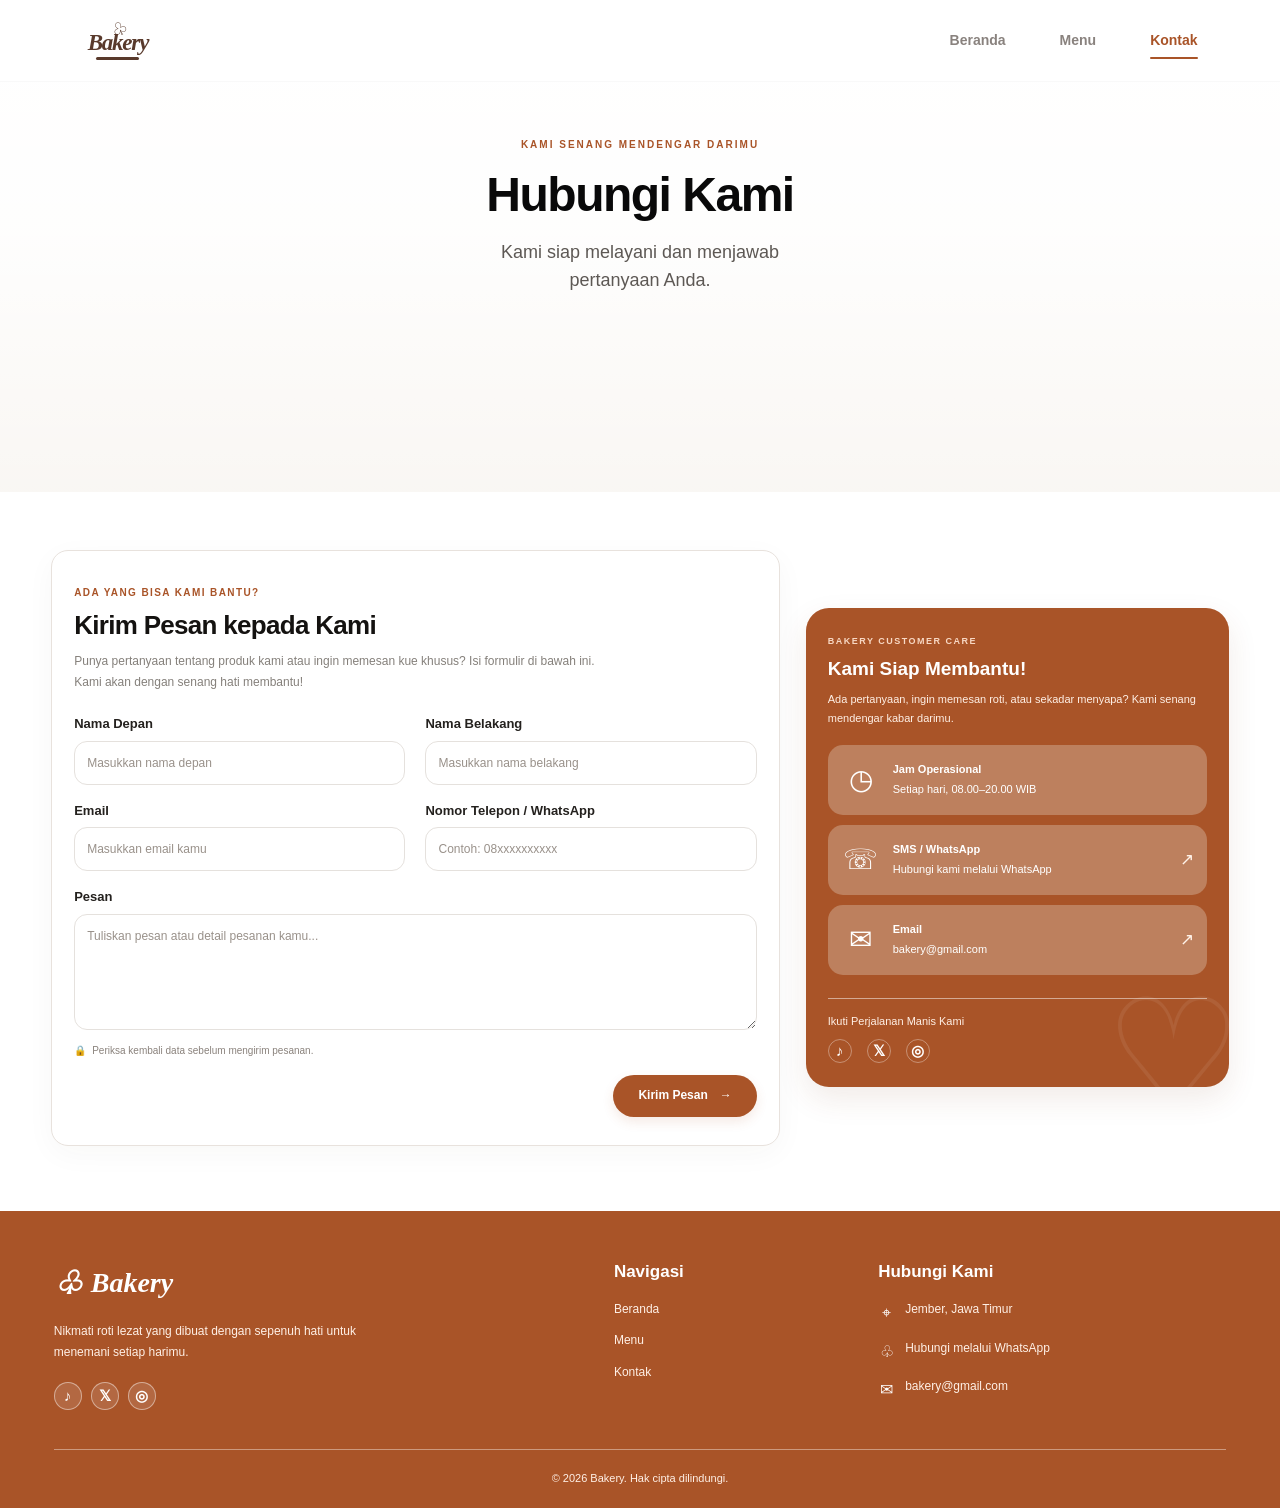
<file: kontak.html>
<!DOCTYPE html>
<html lang="id">
<head>
  <meta charset="UTF-8">
  <meta name="viewport" content="width=device-width, initial-scale=1.0">

  <title>Hubungi Kami | Bakery</title>

  <!-- CSS khusus halaman kontak -->
  <link rel="stylesheet" href="kontak.css">
</head>

<body>

  <!-- HEADER -->
  <header class="navbar">
    <a href="index.html" class="logo" aria-label="Bakery - Beranda">
      <span class="logo-decoration">♧</span>
      <span class="logo-name">Bakery</span>
      <span class="logo-line"></span>
    </a>

    <nav class="nav-links">
      <a href="index.html">Beranda</a>
      <a href="menu.html">Menu</a>
      <a href="kontak.html" class="active">Kontak</a>
    </nav>
  </header>


  <!-- BANNER -->
  <section class="contact-hero">
    <div class="hero-content">
      <span class="hero-label">KAMI SENANG MENDENGAR DARIMU</span>
      <h1>Hubungi Kami</h1>
      <p>
        Kami siap melayani dan menjawab<br class="desktop-break">
        pertanyaan Anda.
      </p>
    </div>
  </section>


  <!-- FORMULIR DAN INFORMASI TOKO -->
  <main class="contact-container">

    <!-- FORMULIR -->
    <section class="contact-form-card">

      <div class="form-heading">
        <span class="section-label">ADA YANG BISA KAMI BANTU?</span>
        <h2>Kirim Pesan kepada Kami</h2>
        <p class="description">
          Punya pertanyaan tentang produk kami atau ingin memesan
          kue khusus? Isi formulir di bawah ini. Kami akan dengan
          senang hati membantu!
        </p>
      </div>

      <form id="contact-form">

        <div class="form-grid">

          <div class="form-group">
            <label for="firstName">Nama Depan</label>
            <input
              type="text"
              id="firstName"
              name="firstName"
              placeholder="Masukkan nama depan"
              autocomplete="given-name"
              required
            >
          </div>

          <div class="form-group">
            <label for="lastName">Nama Belakang</label>
            <input
              type="text"
              id="lastName"
              name="lastName"
              placeholder="Masukkan nama belakang"
              autocomplete="family-name"
              required
            >
          </div>

          <div class="form-group">
            <label for="email">Email</label>
            <input
              type="email"
              id="email"
              name="email"
              placeholder="Masukkan email kamu"
              autocomplete="email"
              required
            >
          </div>

          <div class="form-group">
            <label for="phone">Nomor Telepon / WhatsApp</label>
            <input
              type="tel"
              id="phone"
              name="phone"
              placeholder="Contoh: 08xxxxxxxxxx"
              autocomplete="tel"
              required
            >
          </div>

        </div>

        <!-- RINGKASAN PESANAN DARI HALAMAN MENU -->
        <div id="order-summary" class="order-summary" hidden>
          <div class="summary-heading">
            <span class="summary-icon">🛒</span>
            <div>
              <h3>Ringkasan Pesanan</h3>
              <p>Periksa kembali roti yang kamu pilih.</p>
            </div>
          </div>

          <div id="order-items"></div>

          <div class="summary-total">
            <span>Total Pesanan</span>
            <strong id="order-total">Rp 0</strong>
          </div>
        </div>

        <!-- PESAN -->
        <div class="form-group message-group">
          <label for="message">Pesan</label>
          <textarea
            id="message"
            name="message"
            rows="5"
            placeholder="Tuliskan pesan atau detail pesanan kamu..."
            required
          ></textarea>
        </div>

        <p class="form-note">
          <span>🔒</span>
          Periksa kembali data sebelum mengirim pesanan.
        </p>

        <button type="submit" class="submit-button">
          <span>Kirim Pesan</span>
          <span aria-hidden="true">→</span>
        </button>

      </form>
    </section>


    <!-- PANEL INFORMASI -->
    <aside class="contact-info">

      <div class="info-heading">
        <span class="info-kicker">BAKERY CUSTOMER CARE</span>
        <h2>Kami Siap Membantu!</h2>
        <p>
          Ada pertanyaan, ingin memesan roti, atau sekadar menyapa?
          Kami senang mendengar kabar darimu.
        </p>
      </div>

      <div class="info-list">

        <div class="info-item">
          <div class="info-icon" aria-hidden="true">◷</div>
          <div>
            <h3>Jam Operasional</h3>
            <p>Setiap hari, 08.00–20.00 WIB</p>
          </div>
        </div>

        <a
          class="info-item"
          id="contact-whatsapp"
          href="#"
          target="_blank"
          rel="noopener noreferrer"
        >
          <div class="info-icon" aria-hidden="true">☏</div>
          <div>
            <h3>SMS / WhatsApp</h3>
            <p>Hubungi kami melalui WhatsApp</p>
          </div>
          <span class="info-arrow" aria-hidden="true">↗</span>
        </a>

        <a
          class="info-item"
          href="mailto:bakery@gmail.com"
        >
          <div class="info-icon" aria-hidden="true">✉</div>
          <div>
            <h3>Email</h3>
            <p>bakery@gmail.com</p>
          </div>
          <span class="info-arrow" aria-hidden="true">↗</span>
        </a>

      </div>

      <div class="social-area">
        <p>Ikuti Perjalanan Manis Kami</p>

        <div class="social-links">
          <a href="#" aria-label="TikTok">♪</a>
          <a href="#" aria-label="X">𝕏</a>
          <a href="#" aria-label="Instagram">◎</a>
        </div>
      </div>

      <div class="info-decoration" aria-hidden="true">♡</div>

    </aside>

  </main>


  <!-- FOOTER -->
  <footer class="footer">

    <div class="footer-content">

      <div class="footer-brand">
        <a href="index.html" class="footer-logo">
          <span class="footer-logo-mark">♧</span>
          <span>Bakery</span>
        </a>

        <p>
          Nikmati roti lezat yang dibuat dengan sepenuh hati
          untuk menemani setiap harimu.
        </p>

        <div class="footer-socials">
          <a href="#" aria-label="TikTok">♪</a>
          <a href="#" aria-label="X">𝕏</a>
          <a href="#" aria-label="Instagram">◎</a>
        </div>
      </div>


      <div class="footer-navigation">
        <h3>Navigasi</h3>
        <a href="index.html">Beranda</a>
        <a href="menu.html">Menu</a>
        <a href="kontak.html">Kontak</a>
      </div>


      <div class="footer-contact">
        <h3>Hubungi Kami</h3>

        <p>
          <span aria-hidden="true">⌖</span>
          Jember, Jawa Timur
        </p>

        <p>
          <span aria-hidden="true">♧</span>
          Hubungi melalui WhatsApp
        </p>

        <p>
          <span aria-hidden="true">✉</span>
          bakery@gmail.com
        </p>
      </div>

    </div>

    <div class="copyright">
      © 2026 Bakery. Hak cipta dilindungi.
    </div>

  </footer>


  <!-- JavaScript khusus halaman kontak -->
  <script src="kontak.js"></script>

</body>
</html>
</file>
<file: kontak.css>
/* 1. PENGATURAN DASAR */

:root {
  --brown: #a95428;
  --brown-dark: #87401f;
  --brown-light: #bd805e;
  --cream: #fff8f1;
  --text: #171513;
  --muted: #85807b;
  --border: #e8e2dd;
  --white: #ffffff;
}

* {
  margin: 0;
  padding: 0;
  box-sizing: border-box;
}

html {
  scroll-behavior: smooth;
}

body {
  font-family: Arial, Helvetica, sans-serif;
  color: var(--text);
  background: var(--white);
  line-height: 1.6;
  overflow-x: hidden;
}

a {
  color: inherit;
  text-decoration: none;
}

button,
input,
textarea {
  font: inherit;
}

button,
a {
  -webkit-tap-highlight-color: transparent;
}


/* ==========================================
   2. HEADER DAN LOGO
========================================== */

.navbar {
  position: relative;
  z-index: 10;
  width: 100%;
  min-height: 82px;
  padding: 12px 5.5%;
  display: flex;
  align-items: center;
  justify-content: space-between;
  gap: 25px;
  background: #ffffff;
  border-bottom: 1px solid rgba(0, 0, 0, 0.025);
}

.logo {
  position: relative;
  display: inline-flex;
  flex-direction: column;
  align-items: center;
  justify-content: center;
  min-width: 95px;
  color: #593a2c;
  line-height: 1;
}

.logo-decoration {
  height: 10px;
  font-size: 18px;
  transform: rotate(-25deg);
}

.logo-name {
  font-family: Georgia, "Times New Roman", serif;
  font-size: 23px;
  font-weight: 700;
  font-style: italic;
  letter-spacing: -1.2px;
}

.logo-line {
  width: 43px;
  height: 3px;
  margin-top: 3px;
  border-radius: 5px;
  background: #593a2c;
}

.nav-links {
  display: flex;
  align-items: center;
  justify-content: center;
  gap: 30px;
}

.nav-links a {
  position: relative;
  padding: 9px 12px;
  color: #89827e;
  font-size: 14px;
  font-weight: 600;
  transition: color 0.25s ease;
}

.nav-links a::after {
  content: "";
  position: absolute;
  right: 12px;
  bottom: 2px;
  left: 12px;
  height: 2px;
  border-radius: 5px;
  background: var(--brown);
  transform: scaleX(0);
  transform-origin: center;
  transition: transform 0.25s ease;
}

.nav-links a:hover,
.nav-links a.active {
  color: var(--brown);
}

.nav-links a:hover::after,
.nav-links a.active::after {
  transform: scaleX(1);
}


/* ==========================================
   3. BANNER HUBUNGI KAMI
========================================== */

.contact-hero {
  position: relative;
  min-height: 410px;
  padding: 48px 20px 190px;
  display: flex;
  justify-content: center;
  text-align: center;
  isolation: isolate;
  background-color: #f8f5f1;
  background-image:
    linear-gradient(
      to bottom,
      rgba(255, 255, 255, 0.97) 0%,
      rgba(255, 255, 255, 0.88) 35%,
      rgba(255, 255, 255, 0.18) 100%
    ),
    url("https://images.unsplash.com/photo-1509440159596-0249088772ff?auto=format&fit=crop&w=1800&q=90");
  background-size: cover;
  background-position: center, center 70%;
  background-repeat: no-repeat;
}

.hero-content {
  position: relative;
  z-index: 1;
  width: 100%;
  max-width: 650px;
}

.hero-label {
  display: inline-block;
  margin-bottom: 12px;
  color: var(--brown);
  font-size: 10px;
  font-weight: 700;
  letter-spacing: 2px;
}

.hero-content h1 {
  color: #090909;
  font-size: clamp(36px, 4.5vw, 48px);
  font-weight: 750;
  line-height: 1.25;
  letter-spacing: -1.5px;
}

.hero-content > p {
  margin-top: 14px;
  color: #5d5854;
  font-size: 18px;
  line-height: 1.55;
}


/* ==========================================
   4. SUSUNAN KONTEN UTAMA
========================================== */

.contact-container {
  position: relative;
  z-index: 2;
  width: 92%;
  max-width: 1200px;
  margin: 58px auto 65px;
  display: grid;
  grid-template-columns: minmax(0, 1.55fr)
                         minmax(290px, 0.9fr);
  align-items: center;
  gap: 26px;
}


/* ==========================================
   5. KARTU FORMULIR
========================================== */

.contact-form-card {
  position: relative;
  width: 100%;
  min-width: 0;
  padding: 27px 22px 28px;
  overflow: hidden;
  border: 1px solid var(--border);
  border-radius: 17px;
  background: #ffffff;
  box-shadow: 0 8px 30px rgba(68, 43, 25, 0.035);
}

.form-heading {
  margin-bottom: 21px;
}

.section-label {
  display: inline-block;
  margin-bottom: 7px;
  color: var(--brown);
  font-size: 10px;
  font-weight: 700;
  letter-spacing: 1.4px;
}

.contact-form-card h2 {
  margin: 0 0 8px;
  color: #141210;
  font-size: 26px;
  font-weight: 750;
  line-height: 1.35;
  letter-spacing: -0.7px;
}

.description {
  max-width: 540px;
  color: var(--muted);
  font-size: 12px;
  line-height: 1.75;
}


/* ==========================================
   6. FORMULIR DAN KOLOM INPUT
========================================== */

#contact-form {
  width: 100%;
  min-width: 0;
}

.form-grid {
  display: grid;
  grid-template-columns: repeat(2, minmax(0, 1fr));
  gap: 16px 20px;
  width: 100%;
}

.form-group {
  display: flex;
  flex-direction: column;
  align-items: stretch;
  gap: 7px;
  width: 100%;
  min-width: 0;
  margin: 0;
}

.form-group label {
  display: block;
  color: #24211e;
  font-size: 13px;
  font-weight: 650;
  line-height: 1.5;
}

.form-group input,
.form-group textarea {
  display: block;
  width: 100%;
  min-width: 0;
  max-width: 100%;
  margin: 0;
  padding: 12px;
  border: 1px solid #e5e1dd;
  border-radius: 13px;
  outline: none;
  background: #ffffff;
  color: #27221e;
  font-family: Arial, Helvetica, sans-serif;
  font-size: 12px;
  line-height: 1.5;
  transition:
    border-color 0.2s ease,
    box-shadow 0.2s ease,
    background 0.2s ease;
}

.form-group input {
  height: 44px;
}

.form-group input::placeholder,
.form-group textarea::placeholder {
  color: #99918a;
  opacity: 1;
}

.form-group input:hover,
.form-group textarea:hover {
  border-color: #cdb6a7;
}

.form-group input:focus,
.form-group textarea:focus {
  border-color: var(--brown);
  background: #fffdfa;
  box-shadow: 0 0 0 3px rgba(169, 84, 40, 0.09);
}

.form-group textarea {
  min-height: 112px;
  resize: vertical;
}

.message-group {
  width: 100%;
  margin-top: 16px;
}


/* ==========================================
   7. RINGKASAN PESANAN
========================================== */

.order-summary[hidden] {
  display: none !important;
}

.order-summary {
  width: 100%;
  margin-top: 20px;
  padding: 17px;
  border: 1px solid #ead8ca;
  border-radius: 15px;
  background: #fff8f1;
}

.summary-heading {
  display: flex;
  align-items: center;
  gap: 11px;
  margin-bottom: 14px;
}

.summary-icon {
  display: flex;
  align-items: center;
  justify-content: center;
  width: 42px;
  height: 42px;
  flex: 0 0 42px;
  border-radius: 12px;
  background: #f1dfd1;
  font-size: 20px;
}

.summary-heading h3 {
  color: #35251b;
  font-size: 15px;
  font-weight: 700;
}

.summary-heading p {
  color: #85776d;
  font-size: 11px;
}

#order-items {
  display: grid;
  gap: 8px;
}

.order-item {
  display: flex;
  align-items: center;
  justify-content: space-between;
  gap: 12px;
  padding: 9px 0;
  border-bottom: 1px solid #eadfd6;
  font-size: 12px;
}

.order-item:last-child {
  border-bottom: none;
}

.order-item-name {
  color: #4b3c31;
}

.order-item-price {
  color: #35251b;
  font-weight: 700;
  white-space: nowrap;
}

.summary-total {
  display: flex;
  justify-content: space-between;
  gap: 10px;
  margin-top: 12px;
  padding-top: 12px;
  border-top: 1px solid #ddc6b6;
  font-size: 13px;
}

.summary-total strong {
  color: var(--brown);
}


/* ==========================================
   8. TOMBOL KIRIM
========================================== */

.form-note {
  display: flex;
  align-items: center;
  gap: 6px;
  margin-top: 13px;
  color: #8a827c;
  font-size: 10px;
  line-height: 1.6;
}

.submit-button {
  display: flex;
  align-items: center;
  justify-content: center;
  gap: 12px;
  min-width: 138px;
  min-height: 42px;
  margin: 16px 0 0 auto;
  padding: 10px 24px;
  border: 1px solid transparent;
  border-radius: 30px;
  background: var(--brown);
  color: #ffffff;
  font-size: 12px;
  font-weight: 700;
  cursor: pointer;
  box-shadow: 0 5px 12px rgba(169, 84, 40, 0.12);
  transition:
    background 0.2s ease,
    transform 0.2s ease,
    box-shadow 0.2s ease;
}

.submit-button:hover {
  background: var(--brown-dark);
  box-shadow: 0 8px 18px rgba(169, 84, 40, 0.2);
  transform: translateY(-2px);
}

.submit-button:active {
  transform: translateY(0);
}

.submit-button:focus-visible {
  outline: 3px solid rgba(169, 84, 40, 0.3);
  outline-offset: 3px;
}


/* ==========================================
   9. PANEL INFORMASI TOKO
========================================== */

.contact-info {
  position: relative;
  width: 100%;
  min-width: 0;
  padding: 26px 22px 24px;
  overflow: hidden;
  border-radius: 23px;
  background: var(--brown);
  color: #ffffff;
  box-shadow: 0 12px 30px rgba(114, 55, 25, 0.1);
}

.info-heading {
  position: relative;
  z-index: 1;
}

.info-kicker {
  display: block;
  margin-bottom: 7px;
  color: #f8d8c4;
  font-size: 9px;
  font-weight: 700;
  letter-spacing: 1.5px;
}

.info-heading h2 {
  margin-bottom: 8px;
  color: #ffffff;
  font-size: 19px;
  font-weight: 750;
  line-height: 1.4;
}

.info-heading > p {
  margin-bottom: 17px;
  color: #fff0e6;
  font-size: 11px;
  line-height: 1.7;
}


/* Kartu informasi */

.info-list {
  position: relative;
  z-index: 1;
  display: grid;
  gap: 10px;
}

.info-item {
  display: flex;
  align-items: center;
  gap: 12px;
  width: 100%;
  min-width: 0;
  padding: 14px 12px;
  border: 1px solid transparent;
  border-radius: 15px;
  background: var(--brown-light);
  color: #ffffff;
  transition:
    background 0.2s ease,
    border-color 0.2s ease,
    transform 0.2s ease;
}

a.info-item:hover {
  background: #c58a68;
  border-color: rgba(255, 255, 255, 0.22);
  transform: translateY(-2px);
}

.info-icon {
  display: flex;
  align-items: center;
  justify-content: center;
  flex: 0 0 40px;
  width: 40px;
  min-height: 40px;
  color: #ffffff;
  font-size: 28px;
  line-height: 1;
}

.info-item > div:not(.info-icon) {
  flex: 1;
  min-width: 0;
}

.info-item h3 {
  margin-bottom: 3px;
  color: #ffffff;
  font-size: 11px;
  font-weight: 750;
  line-height: 1.5;
}

.info-item p {
  margin: 0;
  color: #ffffff;
  font-size: 11px;
  line-height: 1.6;
  overflow-wrap: anywhere;
}

.info-arrow {
  color: #fff2e9;
  font-size: 17px;
}


/* Sosial media */

.social-area {
  position: relative;
  z-index: 1;
  margin-top: 23px;
  padding-top: 14px;
  border-top: 1px solid rgba(255, 255, 255, 0.5);
}

.social-area > p {
  margin-bottom: 9px;
  color: #fff0e6;
  font-size: 11px;
}

.social-links {
  display: flex;
  align-items: center;
  gap: 15px;
}

.social-links a {
  display: inline-flex;
  align-items: center;
  justify-content: center;
  width: 24px;
  height: 24px;
  border: 1px solid rgba(255, 255, 255, 0.35);
  border-radius: 50%;
  color: #ffffff;
  font-size: 15px;
  font-weight: 700;
  transition:
    background 0.2s ease,
    transform 0.2s ease;
}

.social-links a:hover {
  background: rgba(255, 255, 255, 0.16);
  transform: translateY(-2px);
}

.info-decoration {
  position: absolute;
  right: -14px;
  bottom: -48px;
  color: rgba(255, 255, 255, 0.07);
  font-family: Georgia, serif;
  font-size: 155px;
  line-height: 1;
  pointer-events: none;
}

/* ==========================================
   10. FOOTER
========================================== */

.footer {
  width: 100%;
  padding: 47px 4.2% 20px;
  background: var(--brown);
  color: #ffffff;
}

.footer-content {
  display: grid;
  grid-template-columns: minmax(0, 1.5fr)
                         minmax(100px, 0.65fr)
                         minmax(180px, 1fr);
  gap: 38px;
  max-width: 1400px;
  margin: 0 auto;
  padding-bottom: 34px;
}

.footer-content > div {
  min-width: 0;
}

.footer-logo {
  display: inline-flex;
  align-items: center;
  gap: 8px;
  margin-bottom: 12px;
  color: #ffffff;
  font-family: Georgia, "Times New Roman", serif;
  font-size: 28px;
  font-weight: 700;
  font-style: italic;
}

.footer-logo-mark {
  font-size: 32px;
}

.footer-brand > p {
  max-width: 330px;
  margin-bottom: 18px;
  color: #fff0e6;
  font-size: 12px;
  line-height: 1.7;
}

.footer-content h3 {
  margin: 0 0 14px;
  color: #ffffff;
  font-size: 17px;
  font-weight: 700;
}

.footer-content p,
.footer-content > div > a:not(.footer-logo) {
  color: #fff0e6;
  font-size: 12px;
  line-height: 1.8;
}

.footer-navigation a {
  display: block;
  width: fit-content;
  margin-bottom: 10px;
  transition: opacity 0.2s ease;
}

.footer-navigation a:hover {
  color: #ffffff;
  text-decoration: underline;
}

.footer-contact p {
  display: flex;
  align-items: flex-start;
  gap: 10px;
  margin-bottom: 10px;
  overflow-wrap: anywhere;
}

.footer-contact p span {
  flex: 0 0 17px;
  color: #ffffff;
  font-size: 16px;
  text-align: center;
}

.footer-socials {
  display: flex;
  align-items: center;
  gap: 9px;
}

.footer-socials a {
  display: flex;
  align-items: center;
  justify-content: center;
  width: 28px;
  height: 28px;
  border: 1px solid rgba(255, 255, 255, 0.45);
  border-radius: 50%;
  background: rgba(255, 255, 255, 0.12);
  color: #ffffff;
  font-size: 15px;
  font-weight: 700;
  transition: background 0.2s ease;
}

.footer-socials a:hover {
  background: rgba(255, 255, 255, 0.25);
}

.copyright {
  max-width: 1400px;
  margin: 0 auto;
  padding-top: 20px;
  border-top: 1px solid rgba(255, 255, 255, 0.4);
  color: #fff0e6;
  font-size: 11px;
  text-align: center;
}

/* ==========================================
   11. RESPONSIVE TABLET
========================================== */

@media (max-width: 900px) {
  .contact-container {
    grid-template-columns: minmax(0, 1.2fr)
                           minmax(245px, 0.85fr);
    gap: 18px;
  }

  .contact-form-card {
    padding: 23px 18px;
  }

  .contact-form-card h2 {
    font-size: 23px;
  }

  .contact-info {
    padding: 22px 16px;
  }

  .info-item {
    gap: 8px;
    padding: 12px 9px;
  }

  .info-icon {
    flex-basis: 34px;
    width: 34px;
    font-size: 25px;
  }

  .footer-content {
    gap: 24px;
  }
}

/* ==========================================
   12. RESPONSIVE HP
========================================== */

@media (max-width: 680px) {
  .navbar {
    min-height: 75px;
    padding: 12px 5%;
    flex-wrap: wrap;
    gap: 8px;
  }

  .logo {
    min-width: 85px;
  }

  .logo-name {
    font-size: 21px;
  }

  .nav-links {
    width: 100%;
    justify-content: space-between;
    gap: 5px;
  }

  .nav-links a {
    padding: 7px 9px;
    font-size: 13px;
  }

  .contact-hero {
    min-height: 320px;
    padding: 38px 15px 145px;
    background-position: center, center 70%;
  }

  .hero-label {
    font-size: 9px;
    letter-spacing: 1.4px;
  }

  .hero-content h1 {
    font-size: 35px;
    letter-spacing: -0.7px;
  }

  .hero-content > p {
    margin-top: 11px;
    font-size: 15px;
  }

  .desktop-break {
    display: none;
  }

  .contact-container {
    width: 92%;
    margin: 28px auto 38px;
    grid-template-columns: minmax(0, 1fr);
    gap: 22px;
  }

  .contact-form-card {
    padding: 22px 17px;
    border-radius: 16px;
  }

  .form-heading {
    margin-bottom: 20px;
  }

  .section-label {
    font-size: 9px;
  }

  .contact-form-card h2 {
    font-size: 23px;
  }

  .description {
    font-size: 12px;
  }

  .form-grid {
    grid-template-columns: minmax(0, 1fr);
    gap: 14px;
  }

  .form-group label {
    font-size: 13px;
  }

  .form-group input {
    height: 46px;
  }

  .form-group textarea {
    min-height: 125px;
  }

  .message-group {
    margin-top: 16px;
  }

  .submit-button {
    width: 100%;
    min-height: 45px;
  }

  .contact-info {
    padding: 25px 20px;
    border-radius: 20px;
  }

  .info-heading h2 {
    font-size: 20px;
  }

  .info-item {
    gap: 12px;
    padding: 14px 12px;
  }

  .info-icon {
    flex-basis: 40px;
    width: 40px;
    font-size: 27px;
  }

  .footer {
    padding: 35px 6% 18px;
  }

  .footer-content {
    grid-template-columns: minmax(0, 1fr);
    gap: 25px;
    padding-bottom: 27px;
  }

  .footer-logo {
    font-size: 26px;
  }

  .footer-content h3 {
    margin-bottom: 10px;
  }

  .copyright {
    font-size: 10px;
  }
}
</file>
